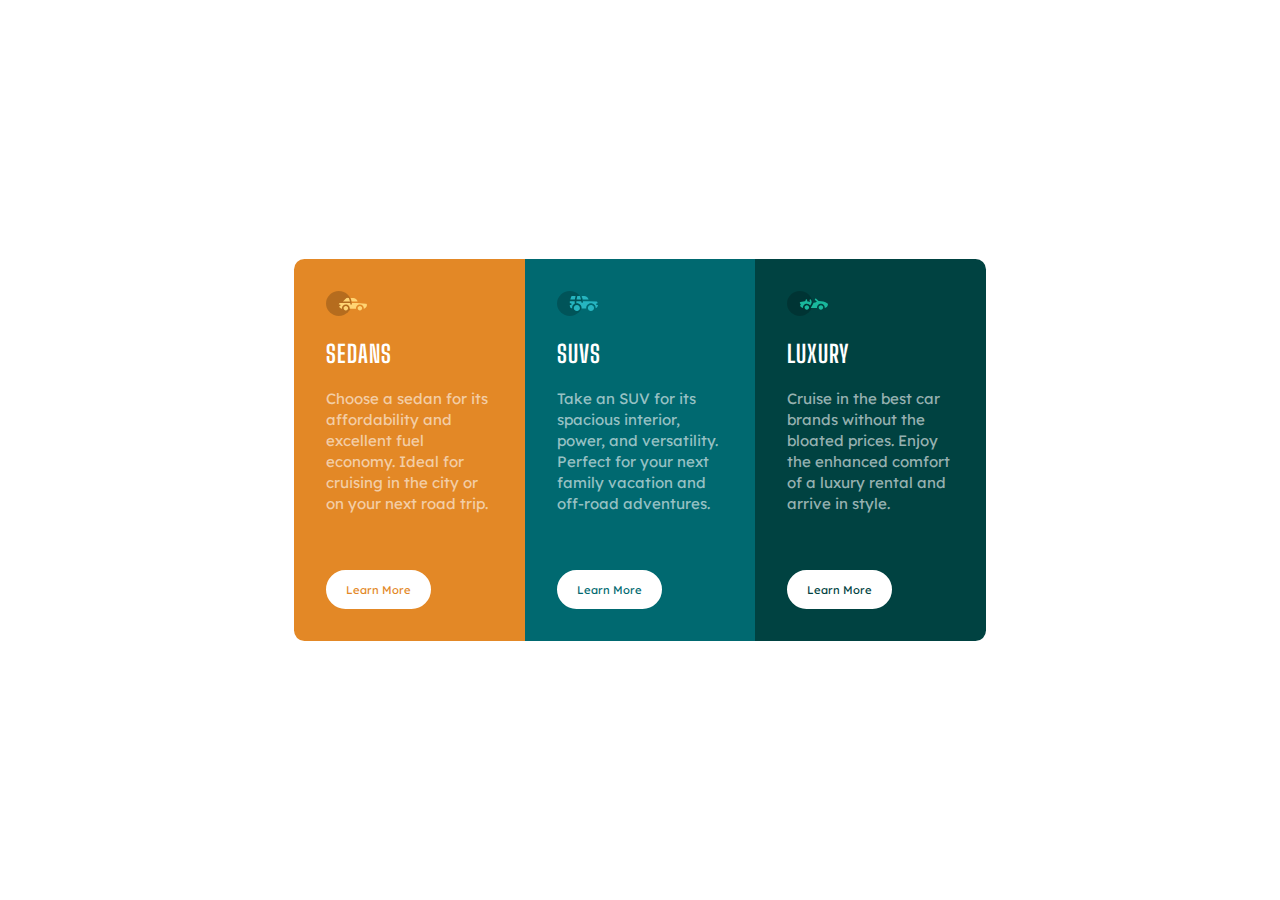
<file: index.html>
<!DOCTYPE html>
<html lang="en">
<head>
  <meta charset="UTF-8">
  <meta http-equiv="X-UA-Compatible" content="IE=edge">
  <meta name="viewport" content="width=device-width, initial-scale=1.0">
  <title>Frontend Mentor | 3-column preview card component</title>
  <link rel="stylesheet" href="3-column.css">
  <link rel="icon" href="images/favicon-32x32.png">
  <link href="https://fonts.googleapis.com/css2?family=Big+Shoulders+Display:wght@700&family=Lexend+Deca&family=Outfit:wght@400;700&display=swap" rel="stylesheet">
</head>
<body>
  <main>
    
      <section class="sedans">
        <img src="images/icon-sedans.svg" alt="Sedans">
        <h1 class="sedans-header">sedans</h1>
        <p>
          Choose a sedan for its affordability and excellent fuel
          economy. Ideal for cruising in the city or on your next road trip. 
        </p>
        <button class="btn yellow">learn more</button >
      </section>

      <section class="suvs">
        <img src="images/icon-suvs.svg" alt="SUVs">
        <h1 class="suvs-header">SUVS</h1>
        <p>
          Take an SUV for its spacious interior, power, and versatility.
          Perfect for your next family vacation and off-road adventures. 
        </p>
        <button class="btn middle">learn more</button>
      </section>

      <section class="luxury">
        <img src="images/icon-luxury.svg" alt="Luxury Cars">
        <h1 class="luxury-header">luxury</h1>
        <p>
          Cruise in the best car brands without the bloated prices.
          Enjoy the enhanced comfort of a luxury rental and arrive in style.
        </p>
        <button class="btn green">learn more</button>
      </section>
   
    
  </main>
</body>
</html>
</file>
<file: 3-column.css>
* {
  box-sizing: border-box;
  border: 0;
  margin: 0;
}


body{
  align-items: center;
  background-color: #ffffff;
  display: grid;
  justify-items: center;
  min-height: 100vh;
  padding-block: 4rem;
}

main{
  width: 80%;
}
.sedans,.suvs,.luxury{
  color: hsl(0, 0%, 100%);
  height: auto;
  padding: 2em;
}

.sedans{
  background-color: hsl(31, 77%, 52%);
  border-radius: .65em .65em 0 0;
}

.suvs{
  background-color: hsl(184, 100%, 22%);
}

.luxury{
  background-color: hsl(179, 100%, 13%);
  border-radius: 0 0 .65em .65em;
}

.sedans > img,
.suvs > img, 
.luxury > img{
  height: 1.6em;
}

.sedans > h1,
.suvs > h1, 
.luxury > h1 {
  font-family: 'Big Shoulders Display', sans-serif;
  font-size: 1.5rem;
  font-weight: 700;
  letter-spacing: .04em;
  margin-block: .8em;
  text-transform: uppercase;
}

.sedans > p,
.suvs > p, 
.luxury > p {
  color: hsla(0, 0%, 100%, .6);
  font-family: 'Lexend Deca', sans-serif;
  font-size: .94rem;
  font-weight: 400;
  line-height: 1.4;
  margin-bottom: 1.5rem;
}

.sedans > .btn,
.suvs > .btn,
.luxury > .btn{
  background-color: #fff;
  border: 2px solid #fff;
  border-radius: 2.5em;
  display: inline-block;
  font-family: 'Lexend Deca', sans-serif;
  font-size: .7rem;
  font-weight: 400;
  /* margin-block: 1.35em; */
  outline: none;
  /* padding: .75em 1.8em; */
  padding-block: .95em;
  text-decoration: none;
  text-transform: capitalize;
  width: 63%;
}

.sedans > .btn{
  color: hsl(31, 77%, 52%);
}
.sedans > .btn:hover {
background-color: hsl(31, 77%, 52%);
color: #fff;
cursor: pointer;
}

.suvs > .btn{
  color: hsl(184, 100%, 22%);
}
.suvs > .btn:hover{
  background-color: hsl(184, 100%, 22%);
  color: #fff;
  cursor: pointer;
}

.luxury > .btn{
  color: hsl(179, 100%, 13%);
}
.luxury > .btn:hover{
  background-color: hsl(179, 100%, 13%);
  color: #fff;
  cursor: pointer;
}


@media (min-width: 48em) {
  main{
    display: grid;
    grid-template-columns: repeat(3, 1fr);
    width: 43.2rem;
  }
  .sedans{
    border-radius: .65em 0 0 .65em;
  }

  .luxury{
    border-radius: 0 .65em .65em 0;
  }
  .sedans > p,
  .suvs > p, 
  .luxury > p {
  margin-bottom: 3.5rem;
  }
}
@media (min-width: 90em) { 
  main{
    display: grid;
    grid-template-columns: repeat(3, 1fr);
    width: 58%;
  }
  .sedans{
    border-radius: .65em 0 0 .65em;
  }

  .luxury{
    border-radius: 0 .65em .65em 0;
  }
  .sedans > p,
.suvs > p, 
.luxury > p {
  margin-bottom: 4.5rem;
}

}
</file>
